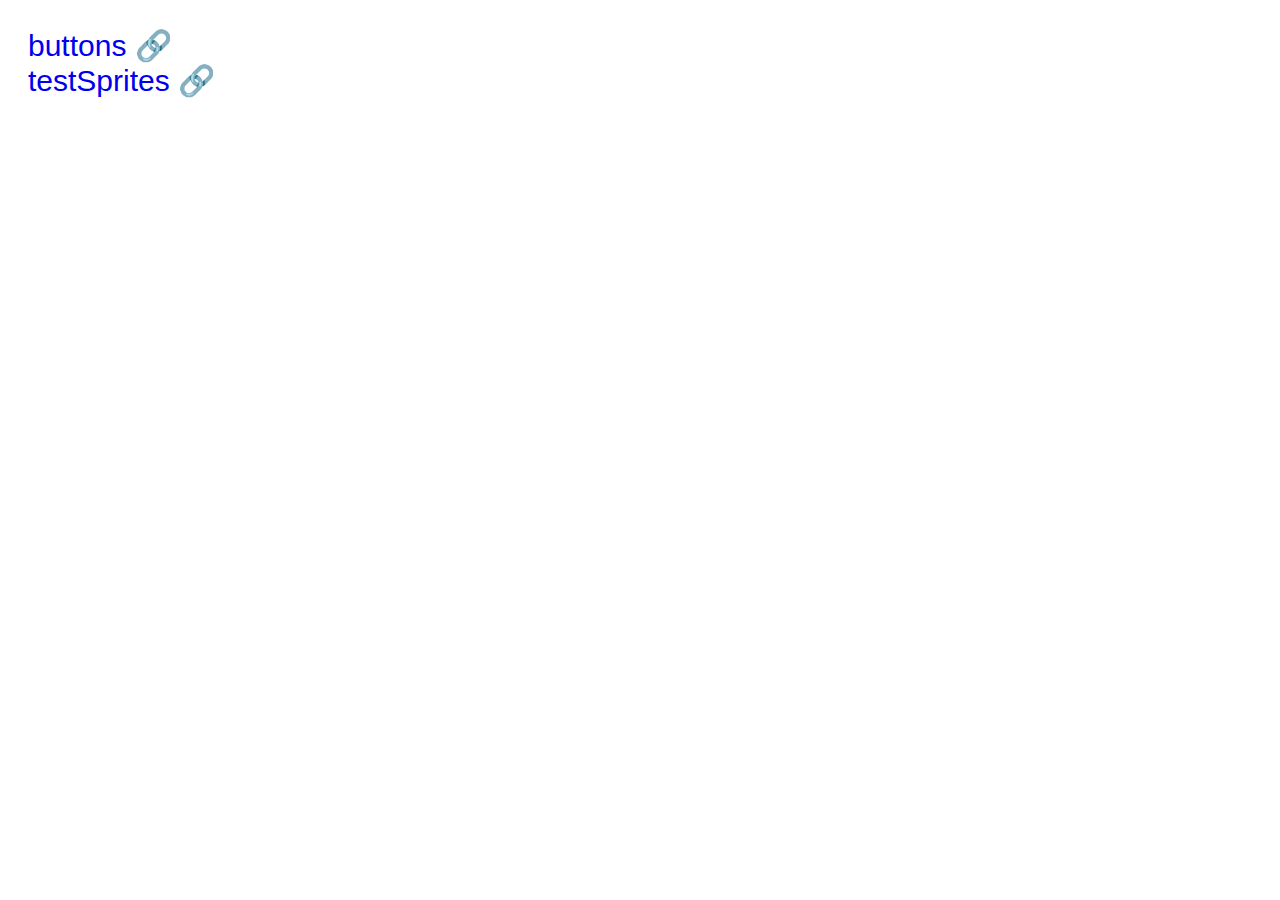
<file: index.html>
<!DOCTYPE html>
<html lang="en">

<head>
    <meta charset="UTF-8">
    <meta name="viewport" content="width=device-width, initial-scale=1.0">
    <title>Document</title>
</head>

<body>
    <style>
        body {font-family: Arial, Helvetica, sans-serif; font-size: 30px; padding: 20px;}
        a {text-decoration: none; display: block;}
    </style>
    <!--  

figma:
https://www.figma.com/design/1Q5csp5rTtLBy8uOV8o3EU/%D0%B1%D0%BE%D0%BB%D1%8C%D1%88%D0%B0%D1%8F-%D0%BA%D0%BD%D0%BE%D0%BF%D0%BA%D0%B0-%D1%81-%D0%B4%D0%B0%D1%82%D0%BE%D0%B8%CC%86?node-id=0-1&t=Otss5EGXNnkPp9zT-0
// https://www.figma.com/design/xhxfxFmnDEdFQjOrE6XV93/%D0%B1%D0%BE%D0%BB%D1%8C%D1%88%D0%B0%D1%8F-%D0%BA%D0%BD%D0%BE%D0%BF%D0%BA%D0%B0-%D1%81-%D0%B4%D0%B0%D1%82%D0%BE%D0%B8%CC%86?node-id=0-1&t=5vdIj147YkSm3xrl-0    

github:      
https://github.com/illicchpv/test-disign

pages:      
https://illicchpv.github.io/test-disign
https://illicchpv.github.io/test-disign/buttons/
https://illicchpv.github.io/test-disign/buttons/testSprites.html
https://illicchpv.github.io/test-disign/btns/

    -->
    <a href="./buttons">buttons 🔗</a>
    <a href="./buttons/testSprites.html">testSprites 🔗</a>

</body>

</html>
</file>
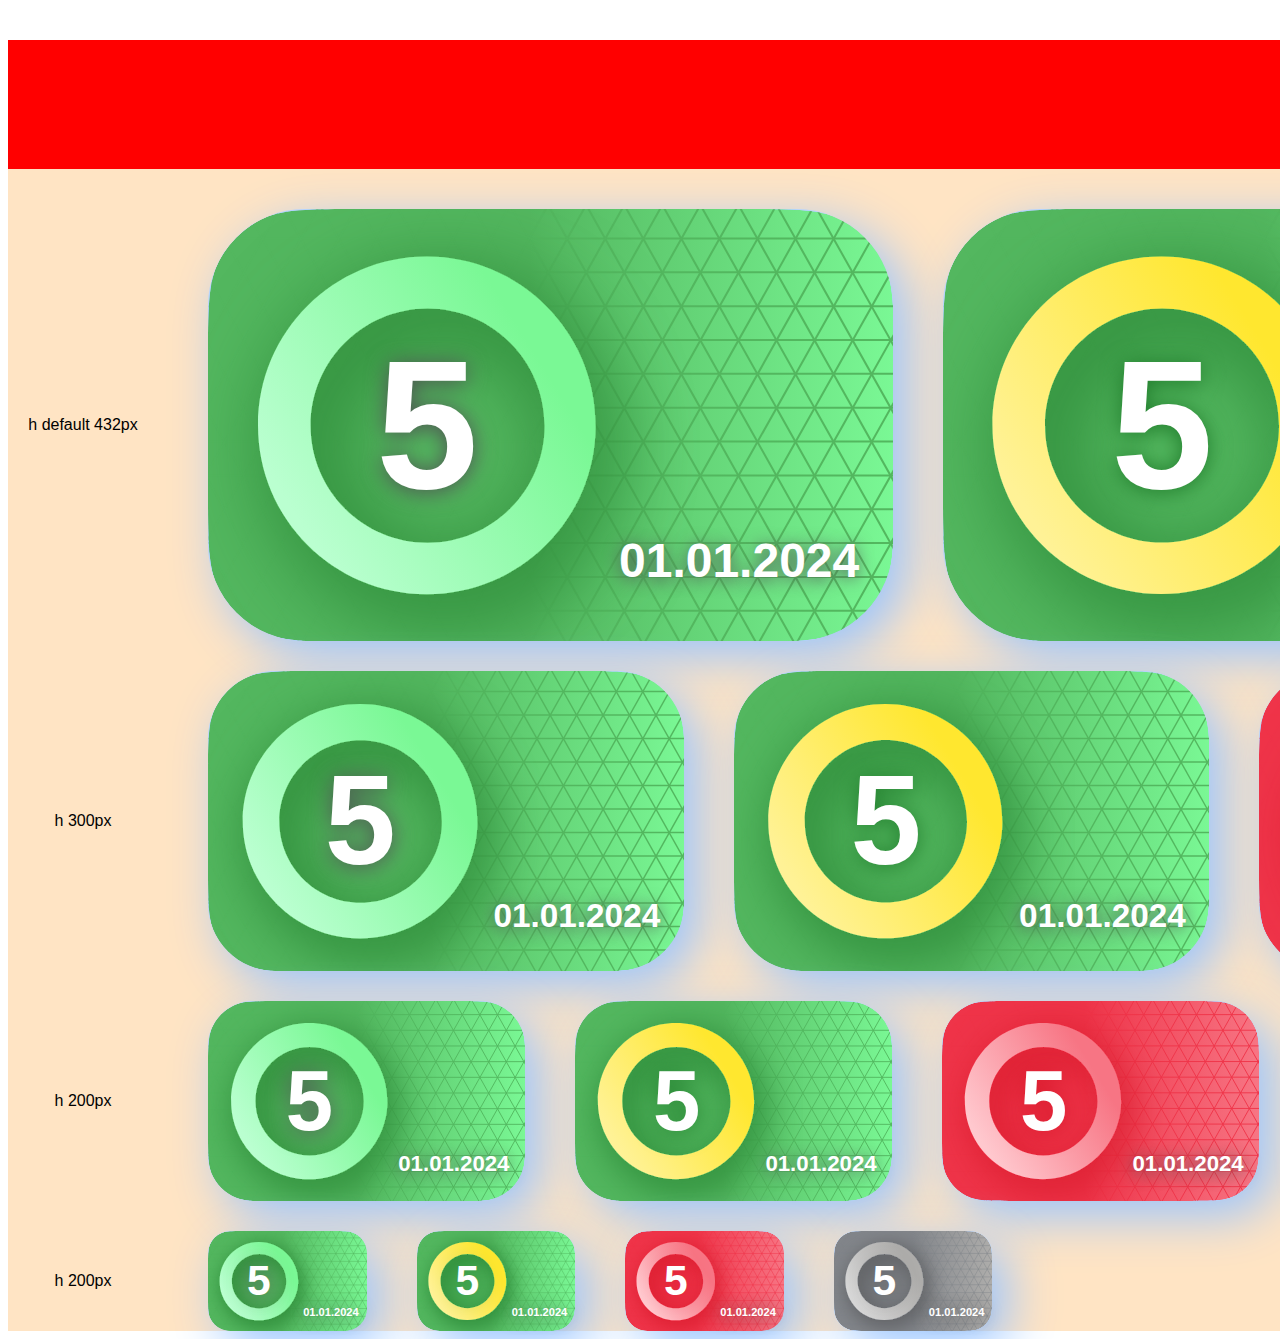
<file: btns/index.html>
<!DOCTYPE html>
<html lang="ru">
<head>
  <meta charset="UTF-8">
  <meta name="viewport" content="width=device-width, initial-scale=1.0">
  <link rel="icon" href="/favIcon.svg" type="image/svg+xml">
  <title>Document</title>

  <link href="abtn.css" rel="stylesheet">
  <link href="index.css" rel="stylesheet">
</head>
<body>

  <div class="container">
    <h1>Buttons width 3224px</h1>

    <div class="row">
      <span>h default 432px</span>

      <div class="abtn">

        <div class="num">5</div>
        <span class="data">01.01.2024&nbsp;</span>

      </div>

      <div class="abtn abtn_alarm">

        <div class="num">5</div>
        <span class="data">01.01.2024&nbsp;</span>

      </div>

      <div class="abtn abtn_alert">

        <div class="num">5</div>
        <span class="data">01.01.2024&nbsp;</span>

      </div>

      <div class="abtn abtn_disabled">

        <div class="num">5</div>
        <span class="data">01.01.2024&nbsp;</span>

      </div>

    </div>
    <div class="row">
      <span>h 300px</span>

      <div class="abtn" style="--h: 300px;">

        <div class="num">5</div>
        <span class="data">01.01.2024&nbsp;</span>

      </div>

      <div class="abtn abtn_alarm" style="--h: 300px;">

        <div class="num">5</div>
        <span class="data">01.01.2024&nbsp;</span>

      </div>

      <div class="abtn abtn_alert" style="--h: 300px;">

        <div class="num">5</div>
        <span class="data">01.01.2024&nbsp;</span>

      </div>

      <div class="abtn abtn_disabled" style="--h: 300px;">

        <div class="num">5</div>
        <span class="data">01.01.2024&nbsp;</span>

      </div>

    </div>

    <div class="row">
      <span>h 200px</span>

      <div class="abtn" style="--h: 200px;">

        <div class="num">5</div>
        <span class="data">01.01.2024&nbsp;</span>

      </div>

      <div class="abtn abtn_alarm" style="--h: 200px;">

        <div class="num">5</div>
        <span class="data">01.01.2024&nbsp;</span>

      </div>

      <div class="abtn abtn_alert" style="--h: 200px;">

        <div class="num">5</div>
        <span class="data">01.01.2024&nbsp;</span>

      </div>

      <div class="abtn abtn_disabled" style="--h: 200px;">

        <div class="num">5</div>
        <span class="data">01.01.2024&nbsp;</span>

      </div>

    </div>

    <div class="row">
      <span>h 200px</span>

      <div class="abtn" style="--h: 100px;">

        <div class="num">5</div>
        <span class="data">01.01.2024&nbsp;</span>

      </div>

      <div class="abtn abtn_alarm" style="--h: 100px;">

        <div class="num">5</div>
        <span class="data">01.01.2024&nbsp;</span>

      </div>

      <div class="abtn abtn_alert" style="--h: 100px;">

        <div class="num">5</div>
        <span class="data">01.01.2024&nbsp;</span>

      </div>

      <div class="abtn abtn_disabled" style="--h: 100px;">

        <div class="num">5</div>
        <span class="data">01.01.2024&nbsp;</span>

      </div>

    </div>
  </div>
  
</body>
</html>
</file>
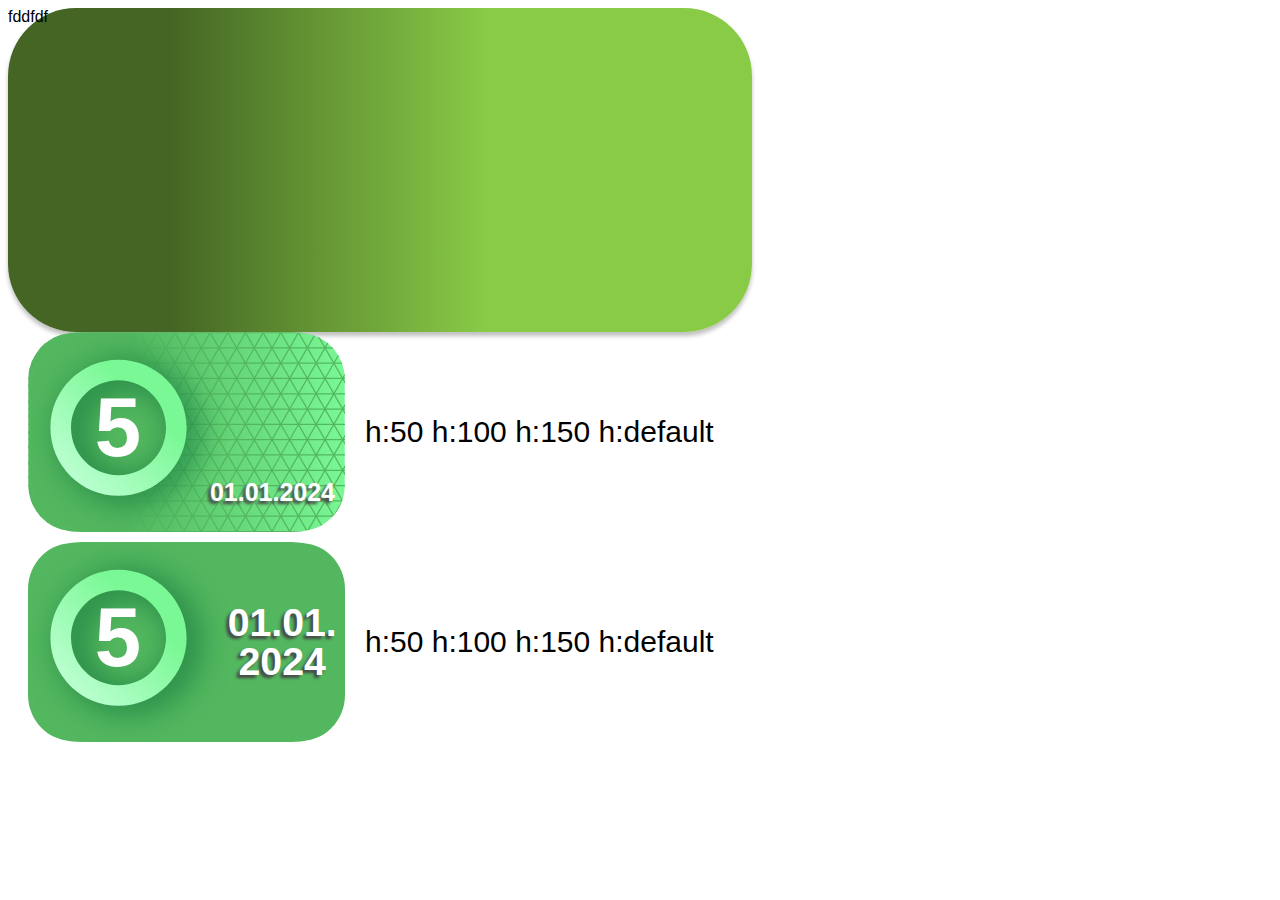
<file: buttons/index.html>
<!DOCTYPE html>
<html lang="en">

<head>
    <meta charset="UTF-8">
    <meta name="viewport" content="width=device-width, initial-scale=1.0">
    <title>Document</title>

    <link href="index.css" rel="stylesheet">
    <link href="index-small.css" rel="stylesheet">
</head>

<body>

    <!-- 
    figma :
    https://www.figma.com/design/1Q5csp5rTtLBy8uOV8o3EU/%D0%B1%D0%BE%D0%BB%D1%8C%D1%88%D0%B0%D1%8F-%D0%BA%D0%BD%D0%BE%D0%BF%D0%BA%D0%B0-%D1%81-%D0%B4%D0%B0%D1%82%D0%BE%D0%B8%CC%86?node-id=0-1&t=Otss5EGXNnkPp9zT-0
//    https://www.figma.com/design/xhxfxFmnDEdFQjOrE6XV93/%D0%B1%D0%BE%D0%BB%D1%8C%D1%88%D0%B0%D1%8F-%D0%BA%D0%BD%D0%BE%D0%BF%D0%BA%D0%B0-%D1%81-%D0%B4%D0%B0%D1%82%D0%BE%D0%B8%CC%86?node-id=0-1&t=5vdIj147YkSm3xrl-0
     -->
    <style>
        .row{
            display: flex;
            align-items: center;
            gap: 20px;
            font-size: 30px;
            flex-wrap: wrap;
            margin-bottom: 10px;
        }
        .sz{
            cursor: pointer;

            span:hover{
                color: red;
            }
        }
    </style>

<style>
  .aaaa {
    border-radius: 68px;
width: 744px;
height: 324px;

box-shadow: 0 4px 4px 0 rgba(0, 0, 0, 0.25);
background: linear-gradient(270deg, #89cb47 35.5%, #446523 78.5%);
  }
</style>

<div class="aaaa">
fddfdf
</div>


    <div class="container">
        <div class="row">
            
            <div class="button buttonGreen">
                <div class="buttonRound">
                    <div class="value">5</div>
                </div>
                <div class="data">
                    <span>01.01.2024</span>
                </div>
            </div>
            
            <div class="sz">
                <span onclick="this.closest('.row').querySelector('.button').style.cssText='--h:50px';" >h:50</span>
                <span onclick="this.closest('.row').querySelector('.button').style.cssText='--h:100px';" >h:100</span>
                <span onclick="this.closest('.row').querySelector('.button').style.cssText='--h:150px';" >h:150</span>
                <span onclick="this.closest('.row').querySelector('.button').style.cssText='';" >h:default</span>
            </div>
        </div>

        <div class="row">
            <div class="button buttonGreenSmall">
                <div class="buttonRound">
                    <div class="value">5</div>
                </div>
                <div class="data">
                    <span>01.01.2024&nbsp;</span>
                </div>
            </div>

            <div class="sz">
                <span onclick="this.closest('.row').querySelector('.button').style.cssText='--h:50px';" >h:50</span>
                <span onclick="this.closest('.row').querySelector('.button').style.cssText='--h:100px';" >h:100</span>
                <span onclick="this.closest('.row').querySelector('.button').style.cssText='--h:150px';" >h:150</span>
                <span onclick="this.closest('.row').querySelector('.button').style.cssText='';" >h:default</span>
            </div>            
        </div>
    </div>


</body>

</html>
</file>
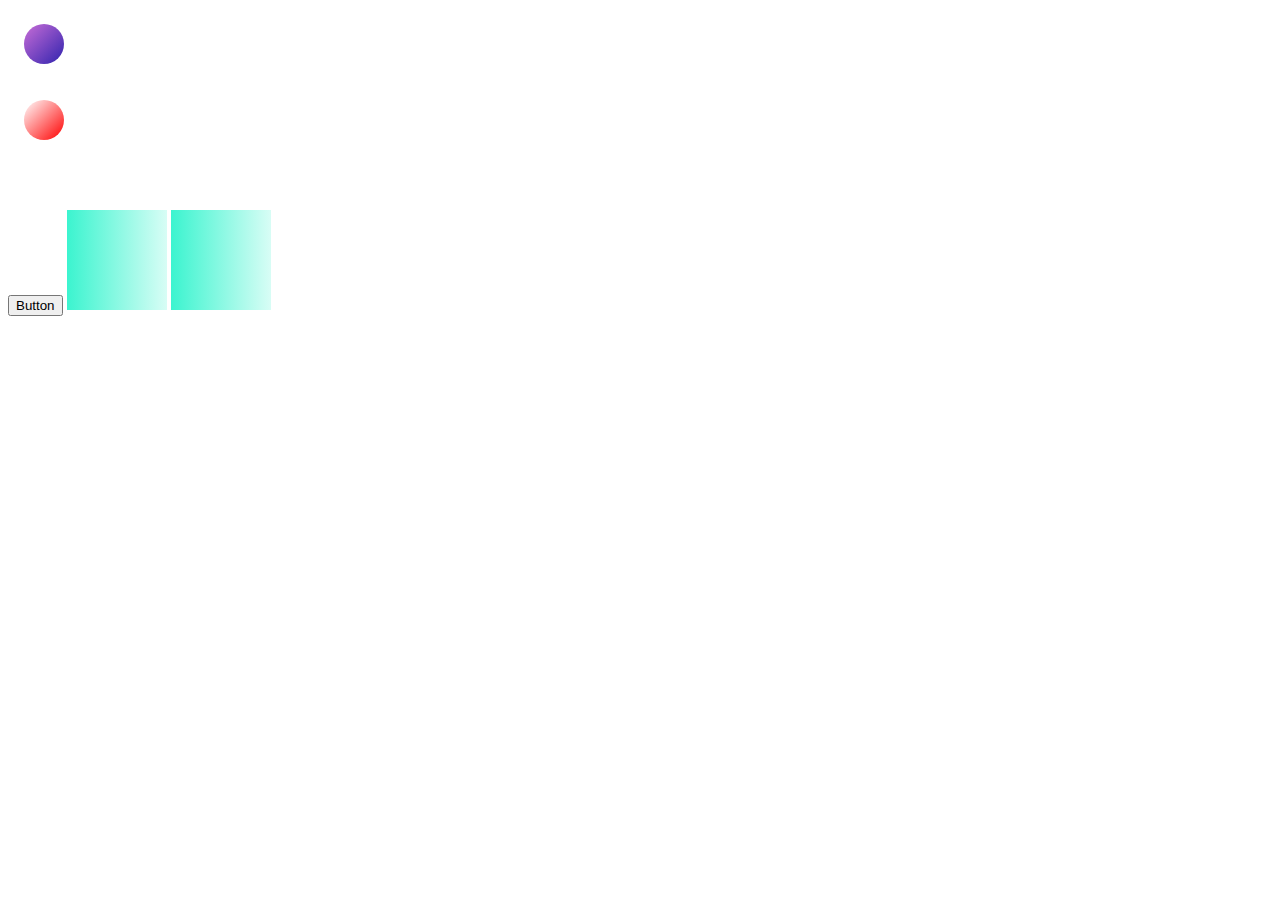
<file: buttonsColor/index.html>
<!DOCTYPE html>
<html lang="en">

<head>
  <meta charset="UTF-8">
  <meta name="viewport" content="width=device-width, initial-scale=1.0">
  <title>Document</title>

  <link href="index.css" rel="stylesheet">
  <!-- <link href="index-small.css" rel="stylesheet"> -->
</head>

<body>

  <style>
    .gradient__brand-secondary {
      stop-color: var(--color-brand-secondary);
    }

    .gradient__brand {
      stop-color: var(--color-brand);
    }
  </style>

  <div style="
  --color-brand: #3023ae;
  --color-brand-secondary: #c86dd7;
    ">
    <svg width="72" height="72" viewBox="0 0 72 72" xmlns="http://www.w3.org/2000/svg">
      <linearGradient x1="0" y1="0" x2="100%" y2="100%" id="gradient">
        <stop class="gradient__brand-secondary" offset="0" />
        <stop class="gradient__brand" offset="100%" />
      </linearGradient>
      <circle fill="url(#gradient)" cx="36" cy="36" r="20" />
    </svg>
  </div>

  <div style="
  --color-brand: red;
  --color-brand-secondary: white;
    ">
    <svg width="72" height="72" viewBox="0 0 72 72" xmlns="http://www.w3.org/2000/svg">
      <linearGradient x1="0" y1="0" x2="100%" y2="100%" id="gradient2">
        <stop class="gradient__brand-secondary" offset="0" />
        <stop class="gradient__brand" offset="100%" />
      </linearGradient>
      <circle fill="url(#gradient2)" cx="36" cy="36" r="20" />
    </svg>
  </div>




  <!-- Вывод иконок -->
  <!-- <svg class="inline-svg-icon browser" style="--star-fill: #f3eb04;">
    <use xlink:href="#browser"></use>
  </svg>
  <svg class="inline-svg-icon browser" style="
    --star-fill: red;
    --dot-left: #f6214e;
    --dot-center: #2153f6;
    --dot-right: #53f621;
    --stop-color1: #7AF895;
   ">
    <use xlink:href="#browser"></use>
  </svg> -->
  <!-- Вывод иконок -->
  <!-- <br> -->

  <!-- <svg id="c1" class="inline-svg-icon browser" style="--star-fill: #f3eb04;">
    <use xlink:href="#circle"></use>
  </svg>
  <svg id="c2" class="inline-svg-icon browser" style="--star-fill: #f3eb04;">
    <use xlink:href="#circle"></use>
  </svg>
  <script>
    const stops = document.querySelectorAll('#stop1')
    console.log('stops: ', stops);
  </script> -->
  <button onclick="
    // document.getElementById('stop1').attributes['stop-color'].value = 'red';
    const stop = document.querySelectorAll('#lg1 stop')
    console.log('stop: ', stop);
    stop[1].attributes['stop-color'].value = 'red';

  ">Button</button>

  <svg viewBox="0 0 100 100" width="100">
    <defs>
      <linearGradient id="lg1" gradientUnits="userSpaceOnUse">
        <stop id="stop1" offset="0" stop-color="#3bf4cf" />
        <stop id="stop2" offset="1" stop-color="#3bf4cf" stop-opacity="0.2" />
      </linearGradient>
    </defs>
    <rect x="0" y="0" width="100" height="100" fill="url(#lg1)" />
  </svg>
  <svg viewBox="0 0 100 100" width="100">
    <defs>
      <linearGradient id="lg2" gradientUnits="userSpaceOnUse">
        <stop id="stop21" offset="0" stop-color="#3bf4cf" />
        <stop id="stop22" offset="1" stop-color="#3bf4cf" stop-opacity="0.2" />
      </linearGradient>
    </defs>
    <rect x="0" y="0" width="100" height="100" fill="url(#lg2)" />
  </svg>
  <script>
    // const stop = document.querySelectorAll('#stop11')
    // console.log('stops: ', stop);
    // stop.attributes['stop-color'].value = "red"

  </script>

  <!-- SVG-sprite #BAAFFE -->
  <svg version="1.1" xmlns="http://www.w3.org/2000/svg" xmlns:xlink="http://www.w3.org/1999/xlink">
    <symbol id="circle" viewBox="0 0 100 100">
      <circle cx="50" cy="50" r="50" fill="url(#paint0_linear_7_3)" />
      <defs>
        <linearGradient id="paint0_linear_7_3" x1="50" y1="0" x2="50" y2="100" gradientUnits="userSpaceOnUse">
          <stop id="stop1" stop-color="#BAAFFE" />
          <stop offset="1" stop-color="#030304" />
        </linearGradient>
      </defs>
    </symbol>

    <symbol id="cloud" viewBox="0 0 64 64">
      <path id="cloud" d="M48.147892,18.941c-1.2983971,0-2.5535965,0.1753006-3.7612991,0.4729996
         C40.9443932,15.4881001,35.9338951,13,30.3371944,13c-8.1797009,0-15.119194,5.2947998-17.6996002,12.6723003
         c-0.0374994-0.0002995-0.0735941-0.0056-0.1110992-0.0056C5.608295,25.6667004,0,31.3377991,0,38.3334007
         C0,45.3288994,5.608295,51,12.526495,51c3.0087996,0,32.4916,0,35.6213989,0C56.9027939,51,64,43.8232994,64,34.9705009
         C64,26.1175995,56.9027939,18.941,48.147892,18.941z M48.147892,48.9006004H12.526495
         c-5.749495,0-10.4271002-4.7404022-10.4271002-10.5671997c0-5.8087006,4.6484995-10.5377998,10.3733997-10.5672016
         c0.0489006,0.0031013,0.0979004,0.0051003,0.1476002,0.0055008l1.5026999,0.0123005l0.4962006-1.4185009
         c2.3568993-6.7385998,8.673399-11.2660999,15.7178993-11.2660999c4.7499981,0,9.2954998,2.0771008,12.4708042,5.6987
         l0.8415947,0.9598999l1.2396011-0.3055992c1.1086998-0.2733994,2.205101-0.4120007,3.2586975-0.4120007
         c7.5833015,0,13.7527008,6.2490005,13.7527008,13.9301014S55.7311935,48.9006004,48.147892,48.9006004z" />
    </symbol>

    <symbol id="cloud-computing" viewBox="0 0 64 64">
      <g id="Refresh_1_">
        <path d="M48.7919998,22.6142502c-0.4766006,0-0.9570999,0.0224991-1.4336014,0.0664005
           c-2.7841988-7.0195007-9.6025848-11.6797009-17.2167988-11.6797009c-9.6581993,0-17.5868988,7.3096008-18.4403992,16.8076
           C5.1699009,28.2822495,0.0010008,33.7431488,0.0010008,40.3867493c0,6.9550018,5.6629996,12.6123009,12.6240005,12.6123009
           h36.1669998c8.3857002,0,15.2070007-6.8154984,15.2070007-15.1924019
           C63.9990005,29.4296494,57.1777,22.6142502,48.7919998,22.6142502z M48.7919998,51.0009499H12.625001
           c-5.8594003,0-10.6260004-4.7616997-10.6260004-10.6142006c0-5.8516006,4.7665997-10.6132984,10.6406002-10.6132984
           c0.5362139,0,0.9765997-0.4229012,0.9990997-0.9580002c0.3603001-8.8691998,7.6093006-15.8164005,16.5028992-15.8164005
           c7.0342159,0,13.3076,4.4589996,15.6093998,11.0946999c0.1581993,0.4550991,0.6268997,0.7313995,1.089817,0.6620998
           c0.6444817-0.0946999,1.3007812-0.1434994,1.9511833-0.1434994c7.2831993,0,13.2089996,5.9188995,13.2089996,13.1942978
           S56.0751991,51.0009499,48.7919998,51.0009499z" />
        <path fill="currentColor" d="M32.4968147,25.40415l0.7804871-0.6707001c0.4189987-0.3603992,0.4667969-0.9913006,0.1075134-1.4102001
           c-0.3604164-0.419899-0.9922142-0.4657993-1.4102154-0.107399l-2.8262005,2.4277
           c-0.4188995,0.3603992-0.4667988,0.9911995-0.107399,1.4101982l2.4277,2.8271008
           c0.1982994,0.2304993,0.4776001,0.3486004,0.7588005,0.3486004c0.2314987,0,0.4628983-0.0790997,0.6513977-0.2411995
           c0.4189148-0.3603001,0.4668007-0.9912014,0.1074028-1.4101009l-1.0659008-1.2411003
           c3.7255001,0.3786011,6.6420994,3.5335007,6.6420994,7.3573017c0,4.0780983-3.3174019,7.3964996-7.3955002,7.3964996
           s-7.3955002-3.3184013-7.3955002-7.3964996c0-0.5527-0.4473-1-1-1c-0.5527992,0-1,0.4473-1,1
           c0,5.1815987,4.2147999,9.3964996,9.3955002,9.3964996c5.1805992,0,9.3955002-4.214901,9.3955002-9.3964996
           C40.5625,29.9661503,37.0483017,26.0535507,32.4968147,25.40415z" />
      </g>
    </symbol>

    <symbol id="browser" viewBox="0 0 64 64">
      <g>
        <path fill="var(--star-fill)" d="M25.0956993,39.8096008L24.2402,46.8065987c-0.0429993,0.3487015,0.1074009,0.6944008,0.392601,0.9014015
   c0.1679993,0.1221008,0.3680992,0.1846008,0.5692997,0.1846008c0.1386986,0,0.2793121-0.0293007,0.4091988-0.089901L32,44.8261986
   L38.3895988,47.8027c0.3194008,0.1474991,0.6944008,0.1114006,0.9785004-0.0946999
   c0.285202-0.2070007,0.4356003-0.5527,0.392601-0.9023018l-0.8563995-6.9960976l4.8046989-5.157299
   c0.1669006-0.1787033,0.2597008-0.4150009,0.2597008-0.6601028c0-0.7987976,0-0.7987976-4.4648018-1.6689987L36.2666016,31.6924
   l-3.4190025-6.1620998C32.6767006,25.2217007,32.3525009,25.0312004,32,25.0312004
   c-0.3525887,0-0.6767998,0.1905003-0.8477001,0.4990997L27.7334118,31.6924l-6.9190006,1.3486004
   c-0.3457108,0.0673981-0.6269112,0.3163986-0.736311,0.6514015c-0.1084003,0.3348999-0.0272999,0.7030983,0.2129002,0.9598999
   L25.0956993,39.8096008z M28.5468006,33.5088005c0.2803001-0.0546989,0.5234985-0.2304993,0.662199-0.4814987L32,27.9971008
   l2.7900009,5.030201c0.1386986,0.2509995,0.3817978,0.4267998,0.6620979,0.4814987c0,0,3.4756012,0.6767006,5.6485023,1.1006012
   l-3.9219017,4.2098999c-0.1952858,0.2089996-0.2881012,0.4941978-0.2528992,0.7783966L37.625,45.3075981l-5.2158012-2.4296989
   C32.2793007,42.8184013,32.1395988,42.7881012,32,42.7881012c-0.1396999,0-0.2793007,0.0303001-0.4092007,0.089798
   l-5.2148991,2.4296989l0.6982994-5.7108994c0.0351009-0.2831993-0.0576-0.5683975-0.2528992-0.7773972l-3.9218884-4.2098999
   L28.5468006,33.5088005z" />
        <path d="M60,5h-56C1.7908008,5,0.0000008,6.7908001,0.0000008,9v5v2v39c0,2.2090988,1.7908,4,3.9999998,4h56
   c2.2090988,0,4-1.7909012,4-4V16v-2V9C64,6.7908001,62.2090988,5,60,5z M62,55c0,1.1027985-0.8972015,2-2,2h-56
   c-1.1027997,0-1.9999998-0.8972015-1.9999998-2V16h60V55z M62,14h-60V9c0-1.1027999,0.8972001-2,1.9999998-2h56
   c1.1027985,0,2,0.8972001,2,2V14z" />
        <path fill="var(--dot-left)" d="M6.0000005,9c-0.9649997,0-1.75,0.7849998-1.75,1.75c0,0.9649,0.7850003,1.75,1.75,1.75c0.9649,0,1.75-0.7851,1.75-1.75
   C7.7500005,9.7849998,6.9649005,9,6.0000005,9z M6.0000005,11.5c-0.4141998,0-0.75-0.3358002-0.75-0.75s0.3358002-0.75,0.75-0.75
   c0.4142003,0,0.75,0.3358002,0.75,0.75S6.4142008,11.5,6.0000005,11.5z" />
        <path fill="var(--dot-right)" d="M16,9c-0.9649992,0-1.75,0.7849998-1.75,1.75c0,0.9649,0.7850008,1.75,1.75,1.75c0.964901,0,1.75-0.7851,1.75-1.75
   C17.75,9.7849998,16.964901,9,16,9z M16,11.5c-0.4141998,0-0.75-0.3358002-0.75-0.75S15.5858002,10,16,10s0.75,0.3358002,0.75,0.75
   S16.4141998,11.5,16,11.5z" />
        <path fill="var(--dot-center)" d="M11.000001,9c-0.9650002,0-1.75,0.7849998-1.75,1.75c0,0.9649,0.7849998,1.75,1.75,1.75c0.9649,0,1.75-0.7851,1.75-1.75
   C12.750001,9.7849998,11.964901,9,11.000001,9z M11.000001,11.5c-0.4142008,0-0.75-0.3358002-0.75-0.75s0.3357992-0.75,0.75-0.75
   c0.4141998,0,0.75,0.3358002,0.75,0.75S11.4142008,11.5,11.000001,11.5z" />
      </g>
    </symbol>
  </svg>
  <!-- SVG-sprite  -->


  <!-- 
    figma :
    https://www.figma.com/design/1Q5csp5rTtLBy8uOV8o3EU/%D0%B1%D0%BE%D0%BB%D1%8C%D1%88%D0%B0%D1%8F-%D0%BA%D0%BD%D0%BE%D0%BF%D0%BA%D0%B0-%D1%81-%D0%B4%D0%B0%D1%82%D0%BE%D0%B8%CC%86?node-id=0-1&t=Otss5EGXNnkPp9zT-0

    // https://www.figma.com/design/xhxfxFmnDEdFQjOrE6XV93/%D0%B1%D0%BE%D0%BB%D1%8C%D1%88%D0%B0%D1%8F-%D0%BA%D0%BD%D0%BE%D0%BF%D0%BA%D0%B0-%D1%81-%D0%B4%D0%B0%D1%82%D0%BE%D0%B8%CC%86?node-id=0-1&t=5vdIj147YkSm3xrl-0

    stop-color1" offset="0.32" stop-color="#53B75F"

    http://dreamhelg.ru/2017/02/symbol-svg-sprite-detail-guide/

     -->

  <!-- <div class="container">
    <div class="row">

      <div class="btn" style="--h: 100px">
        <svg class="bg">
          <use xlink:href="#bg-3"></use>
        </svg>
      </div>

    </div>

    <div class="row">

      <div class="btn" style="--h: 200px">
        <svg class="bg">
          <use xlink:href="#bg-3"></use>
        </svg>
      </div>

    </div>


  </div> -->

  <!-- <svg class="loadSprites" data-symbols_url="./alib.svg"></svg>
  <script>
    function loadSprites() {
      document.querySelectorAll('svg.loadSprites').forEach(async (el) => {
        const f = el.dataset.symbols_url;
        if (f) {
          const r = await fetch(f);
          if (!r.ok) {
            console.error(`Error loadSymbols url:[${f}] status:${r.status} statusText:${r.statusText}`);
            return;
          }
          const h = await r.text();
          el.innerHTML = h;
        }
      });
    }
    loadSprites();
  </script> -->
</body>

</html>
</file>
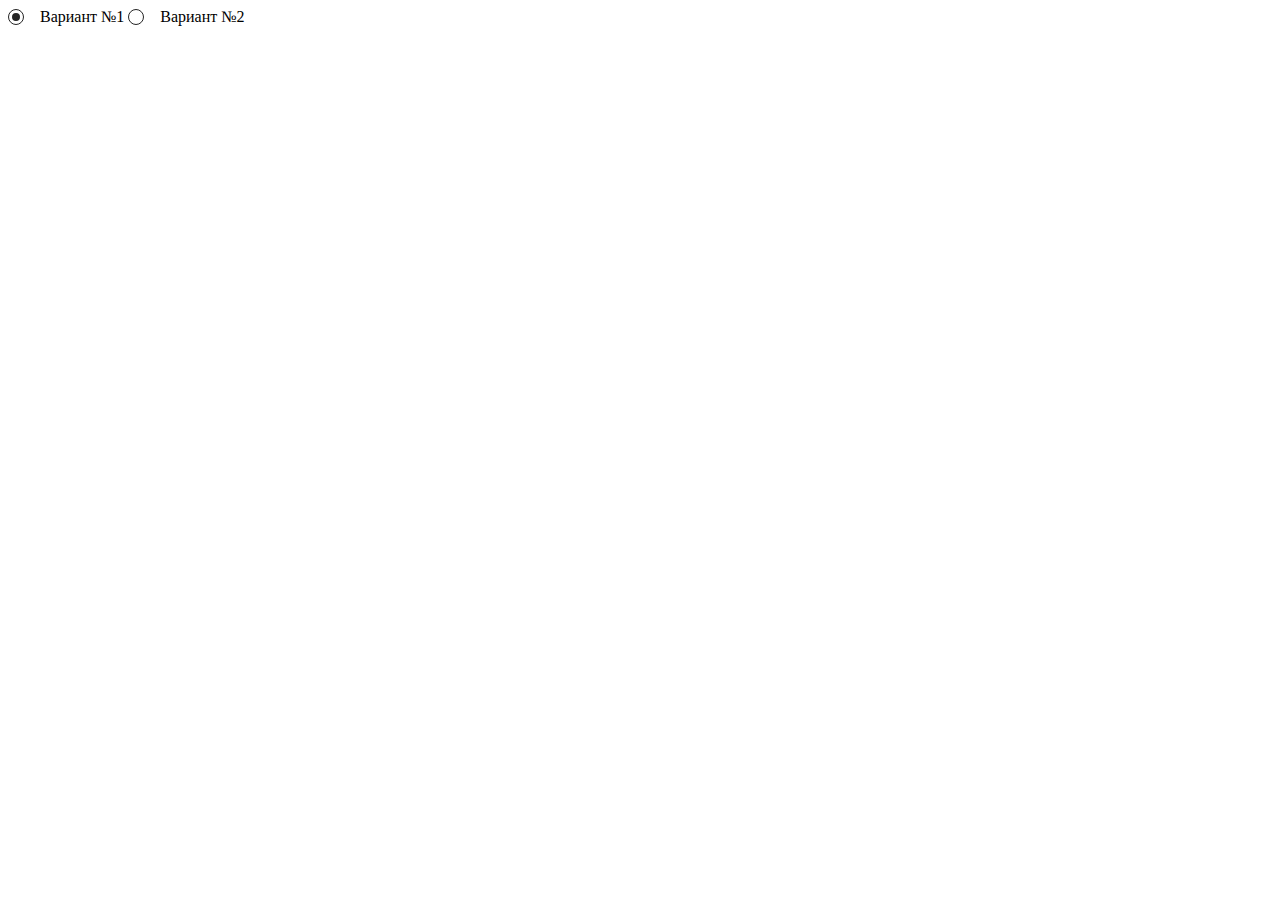
<file: check-box/index.html>
<!DOCTYPE html>
<html lang="en">

<head>
  <meta charset="UTF-8">
  <meta name="viewport" content="width=device-width, initial-scale=1.0">
  <title>Document</title>
</head>

<body>
  <style>
    .custom-radio-button {
      display: inline-flex;
      gap: 1rem;
      align-items: center;
      position: relative;
      isolation: isolate;
    }

    .custom-radio-button__input {
      appearance: none;
      margin: 0;
      width: 1rem;
      height: 1rem;

      border: 1px solid #242424;
      border-radius: 100%;

      display: grid;
      place-items: center;
    }

    .custom-radio-button__input::before,
    .custom-radio-button__input::after {
      content: "";
      border-radius: 100%;
      opacity: 0;

      position: absolute;
      scale: 0;
    }

    .custom-radio-button__input::before {
      border: 0.25rem solid #242424;
      transition: 0.3s;
    }

    .custom-radio-button__input::after {
      width: 0.5rem;
      height: 0.5rem;

      background-color: #2500e0;
      transition: 0.6s;
    }

    .custom-radio-button__input:checked::before {
      opacity: 1;
      scale: 1;
    }

    .custom-radio-button__input:focus::after {
      scale: 3.6;
      opacity: 0.2;
    }
  </style>
  <div class="custom-radio-button">
    <input id="rb-1" class="custom-radio-button__input sr-only" type="radio" name="radio" checked>
    <label for="rb-1" class="custom-radio-button__label">Вариант №1</label>
  </div>
  <div class="custom-radio-button">
    <input id="rb-2" class="custom-radio-button__input sr-only" type="radio" name="radio">
    <label for="rb-2" class="custom-radio-button__label">Вариант №2</label>
  </div>
</body>

</html>
</file>
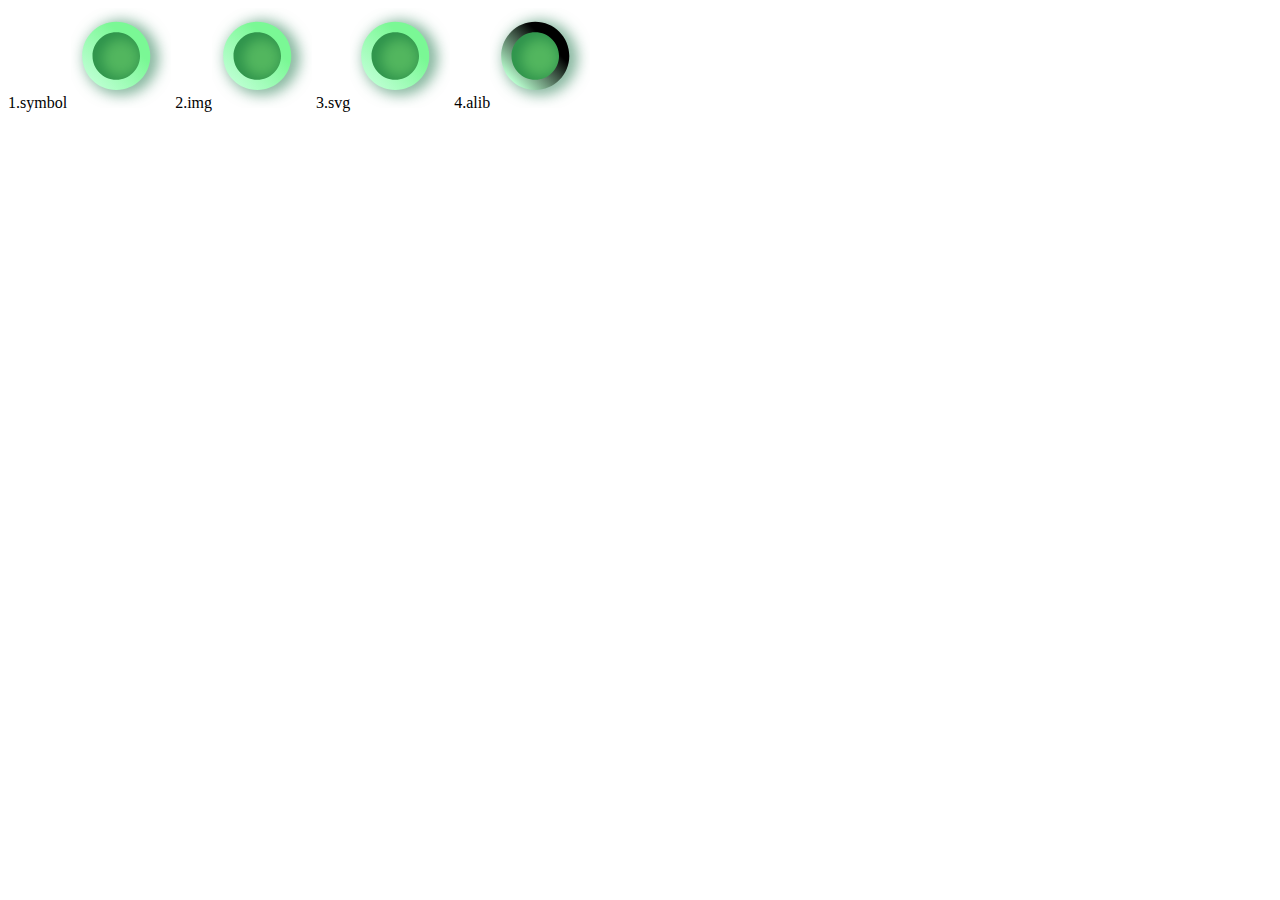
<file: svg-sprites/index.html>
<!DOCTYPE html>
<html lang="en">

<head>
    <meta charset="UTF-8">
    <link rel="stylesheet" href="style.css">
    <title>SVG Sprites</title>
</head>

<body>

    <!-- 
    https://www.youtube.com/watch?v=dPoRsolsCjA
        Как создавать SVG спрайты? | SVG Sprites
    -->

    <!-- <svg class="icon">
        <use xlink:href="sprite.svg#facebook"></use>
    </svg> -->

    <!-- <svg class="icon">
        <use xlink:href="sprite.svg#twitter"></use>
    </svg>
    <hr> -->

    1.symbol
    <svg class="icon">
        <use xlink:href="#bg_2"></use>
    </svg>
    
    2.img<img class="icon" srcset="" src="bg-9.svg" alt="">
    3.svg<svg class="icon" viewBox="0 0 535 535" xmlns="http://www.w3.org/2000/svg">
        <g>
            <path d="M242.16 404.87C324.29 404.87 390.87 338.29 390.87 256.16C390.87 174.03 324.29 107.45 242.16 107.45C160.03 107.45 93.4501 174.03 93.4501 256.16C93.4501 338.29 160.03 404.87 242.16 404.87Z" style="fill: var(--fill)" />
            <g filter="url(#filter0_d_7_537)">
                <path d="M424.32 256.16C424.32 356.76 342.76 438.32 242.16 438.32C141.56 438.32 60 356.76 60 256.16C60 155.56 141.56 74 242.16 74C342.76 74 424.32 155.56 424.32 256.16ZM242.16 129.08C171.97 129.08 115.08 185.98 115.08 256.16C115.08 326.34 171.98 383.24 242.16 383.24C312.34 383.24 369.24 326.34 369.24 256.16C369.24 185.98 312.34 129.08 242.16 129.08Z" fill="url(#paint0_linear_7_537)" />
            </g>
            <defs>
                <filter id="filter0_d_7_537" x="0.469999" y="0.299999" width="534.4" height="534.4" filterUnits="userSpaceOnUse" color-interpolation-filters="sRGB">
                    <feFlood flood-opacity="0" result="BackgroundImageFix" />
                    <feColorMatrix in="SourceAlpha" type="matrix" values="0 0 0 0 0 0 0 0 0 0 0 0 0 0 0 0 0 0 127 0" result="hardAlpha" />
                    <feOffset dx="25.51" dy="11.34" />
                    <feGaussianBlur stdDeviation="42.52" />
                    <feColorMatrix type="matrix" values="0 0 0 0 0 0 0 0 0 0.4 0 0 0 0 0.2 0 0 0 0.75 0" />
                    <feBlend mode="normal" in2="BackgroundImageFix" result="effect1_dropShadow_7_537" />
                    <feBlend mode="normal" in="SourceGraphic" in2="effect1_dropShadow_7_537" result="shape" />
                </filter>
                <linearGradient id="paint0_linear_7_537" x1="113.35" y1="384.97" x2="370.96" y2="127.36" gradientUnits="userSpaceOnUse">
                    <!-- <stop style="stop-color:#BAFFD0;" /> -->
                    <stop style="stop-color:var(--stop-color1);" />
                    <!-- <stop offset="0.77" style="stop-color:#7AF895;" /> -->
                    <stop offset="0.77" style="stop-color:var(--stop-color2);" />
                </linearGradient>
            </defs>
        </g>
    </svg>
    4.alib<svg class="icon">
        <use xlink:href="alib.svg#bg22"></use>
    </svg>

    <svg display="none" xmlns="http://www.w3.org/2000/svg">
        <symbol id="bg2" viewBox="0 0 535 535">
            <g>
                <path d="M242.16 404.87C324.29 404.87 390.87 338.29 390.87 256.16C390.87 174.03 324.29 107.45 242.16 107.45C160.03 107.45 93.4501 174.03 93.4501 256.16C93.4501 338.29 160.03 404.87 242.16 404.87Z" style="fill: var(--fill)" />
                <g filter="url(#filter0_d_7_537)">
                    <path d="M424.32 256.16C424.32 356.76 342.76 438.32 242.16 438.32C141.56 438.32 60 356.76 60 256.16C60 155.56 141.56 74 242.16 74C342.76 74 424.32 155.56 424.32 256.16ZM242.16 129.08C171.97 129.08 115.08 185.98 115.08 256.16C115.08 326.34 171.98 383.24 242.16 383.24C312.34 383.24 369.24 326.34 369.24 256.16C369.24 185.98 312.34 129.08 242.16 129.08Z" fill="url(#paint0_linear_7_537)" />
                </g>
                <defs>
                    <filter id="filter0_d_7_537" x="0.469999" y="0.299999" width="534.4" height="534.4" filterUnits="userSpaceOnUse" color-interpolation-filters="sRGB">
                        <feFlood flood-opacity="0" result="BackgroundImageFix" />
                        <feColorMatrix in="SourceAlpha" type="matrix" values="0 0 0 0 0 0 0 0 0 0 0 0 0 0 0 0 0 0 127 0" result="hardAlpha" />
                        <feOffset dx="25.51" dy="11.34" />
                        <feGaussianBlur stdDeviation="42.52" />
                        <feColorMatrix type="matrix" values="0 0 0 0 0 0 0 0 0 0.4 0 0 0 0 0.2 0 0 0 0.75 0" />
                        <feBlend mode="normal" in2="BackgroundImageFix" result="effect1_dropShadow_7_537" />
                        <feBlend mode="normal" in="SourceGraphic" in2="effect1_dropShadow_7_537" result="shape" />
                    </filter>
                    <linearGradient id="paint0_linear_7_537" x1="113.35" y1="384.97" x2="370.96" y2="127.36" gradientUnits="userSpaceOnUse">
                        <!-- <stop style="stop-color:#BAFFD0;" /> -->
                        <stop style="stop-color:var(--stop-color1);" />
                        <!-- <stop offset="0.77" style="stop-color:#7AF895;" /> -->
                        <stop offset="0.77" style="stop-color:var(--stop-color2);" />
                    </linearGradient>
                </defs>
            </g>
        </symbol>
    </svg>

    <svg class="loadSprites" data-symbols_url="./alib-2.svg" display="none">
    </svg>
    <script>
        function loadSprites() {
            document.querySelectorAll('svg.loadSprites').forEach(async (el) => {
                const f = el.dataset.symbols_url;
                if (f) {
                    const r = await fetch(f);
                    if (!r.ok) {
                        console.error(`Error loadSymbols url:[${f}] status:${r.status} statusText:${r.statusText}`);
                        return;
                    }
                    const h = await r.text();
                    el.innerHTML = h;
                }
            });
        }
        loadSprites();
    </script>
</body>

</html>
</file>
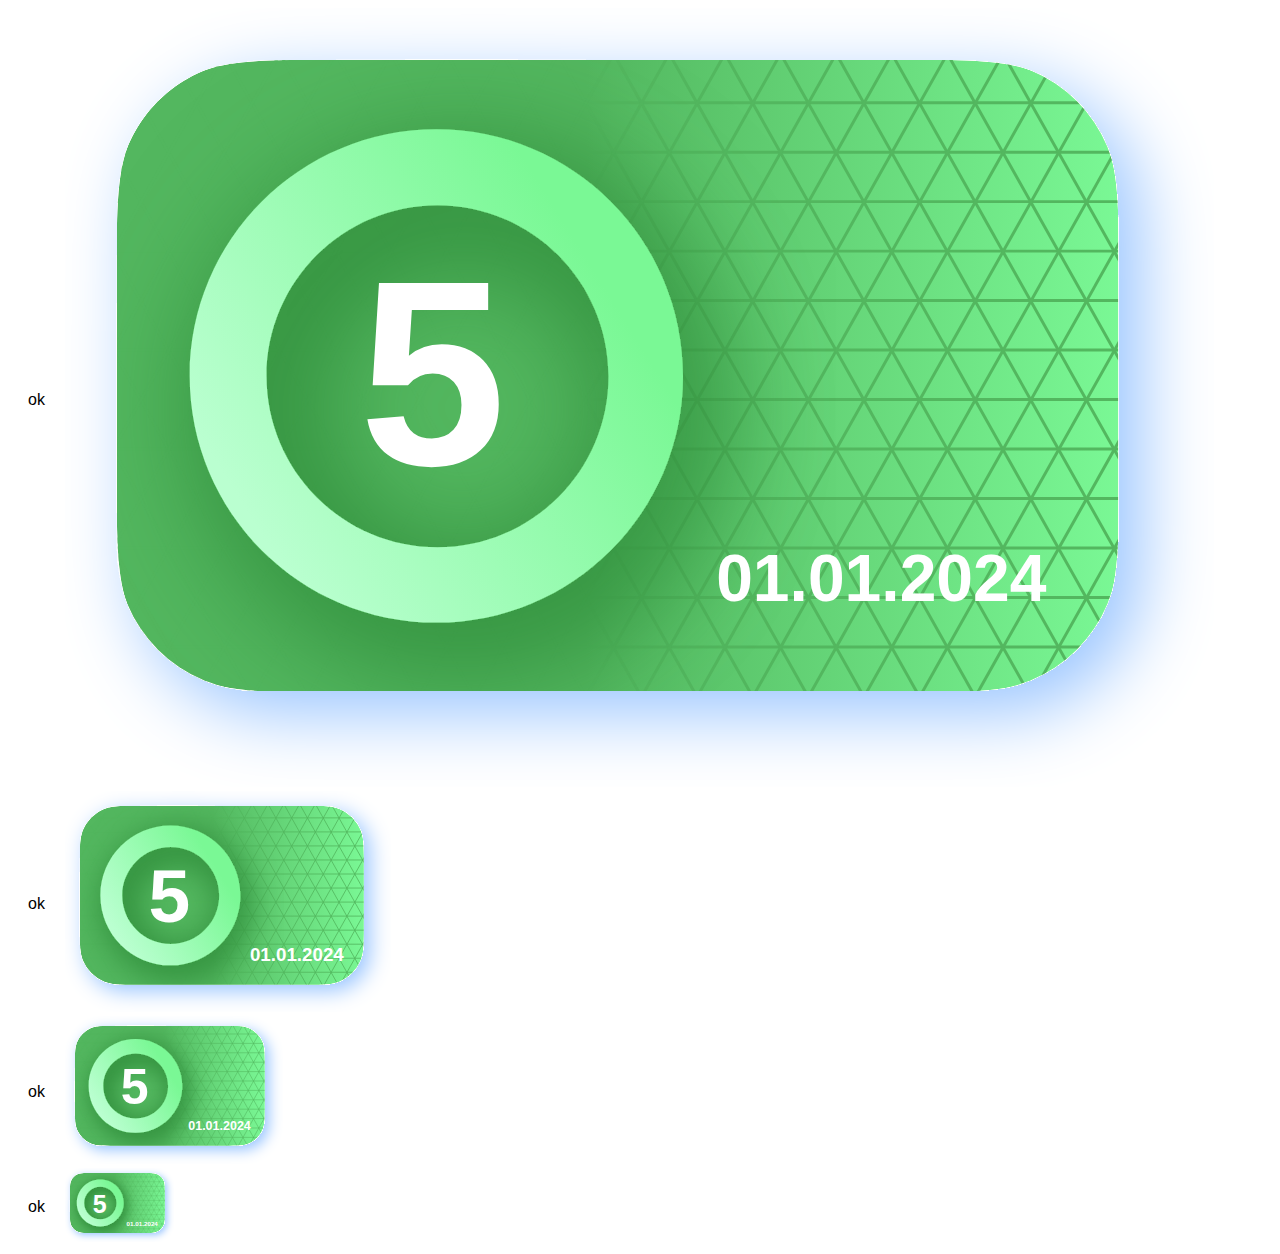
<file: btns/index-1.html>
<!DOCTYPE html>
<html lang="ru">
<head>
  <meta charset="UTF-8">
  <meta name="viewport" content="width=device-width, initial-scale=1.0">
  <title>Document</title>

  <link href="index-1.css" rel="stylesheet">
</head>
<body>

  <div class="container">

    <div class="row">
      <span>ok</span>
      <div class="button buttonGreen" style="--h:528px;">
        <img src="./big1Ok.svg" alt="">

        <div class="num">5</div>
        <span class="data">01.01.2024&nbsp;</span>
      </div>
    </div>

    <div class="row">
      <span>ok</span>
      <div class="button buttonGreen" style="--h:150px;">
        <img src="./big1Ok.svg" alt="">

        <div class="num">5</div>
        <span class="data">01.01.2024&nbsp;</span>
      </div>
    </div>

    <div class="row">
      <span>ok</span>
      <div class="button buttonGreen" style="--h:100px;">
        <img src="./big1Ok.svg" alt="">

        <div class="num">5</div>
        <span class="data">01.01.2024&nbsp;</span>
      </div>
    </div>

    <div class="row">
      <span>ok</span>
      <div class="button buttonGreen" style="--h:50px;">
        <img src="./big1Ok.svg" alt="">

        <div class="num">5</div>
        <span class="data">01.01.2024&nbsp;</span>
      </div>
    </div>

  </div>
  
</body>
</html>
</file>
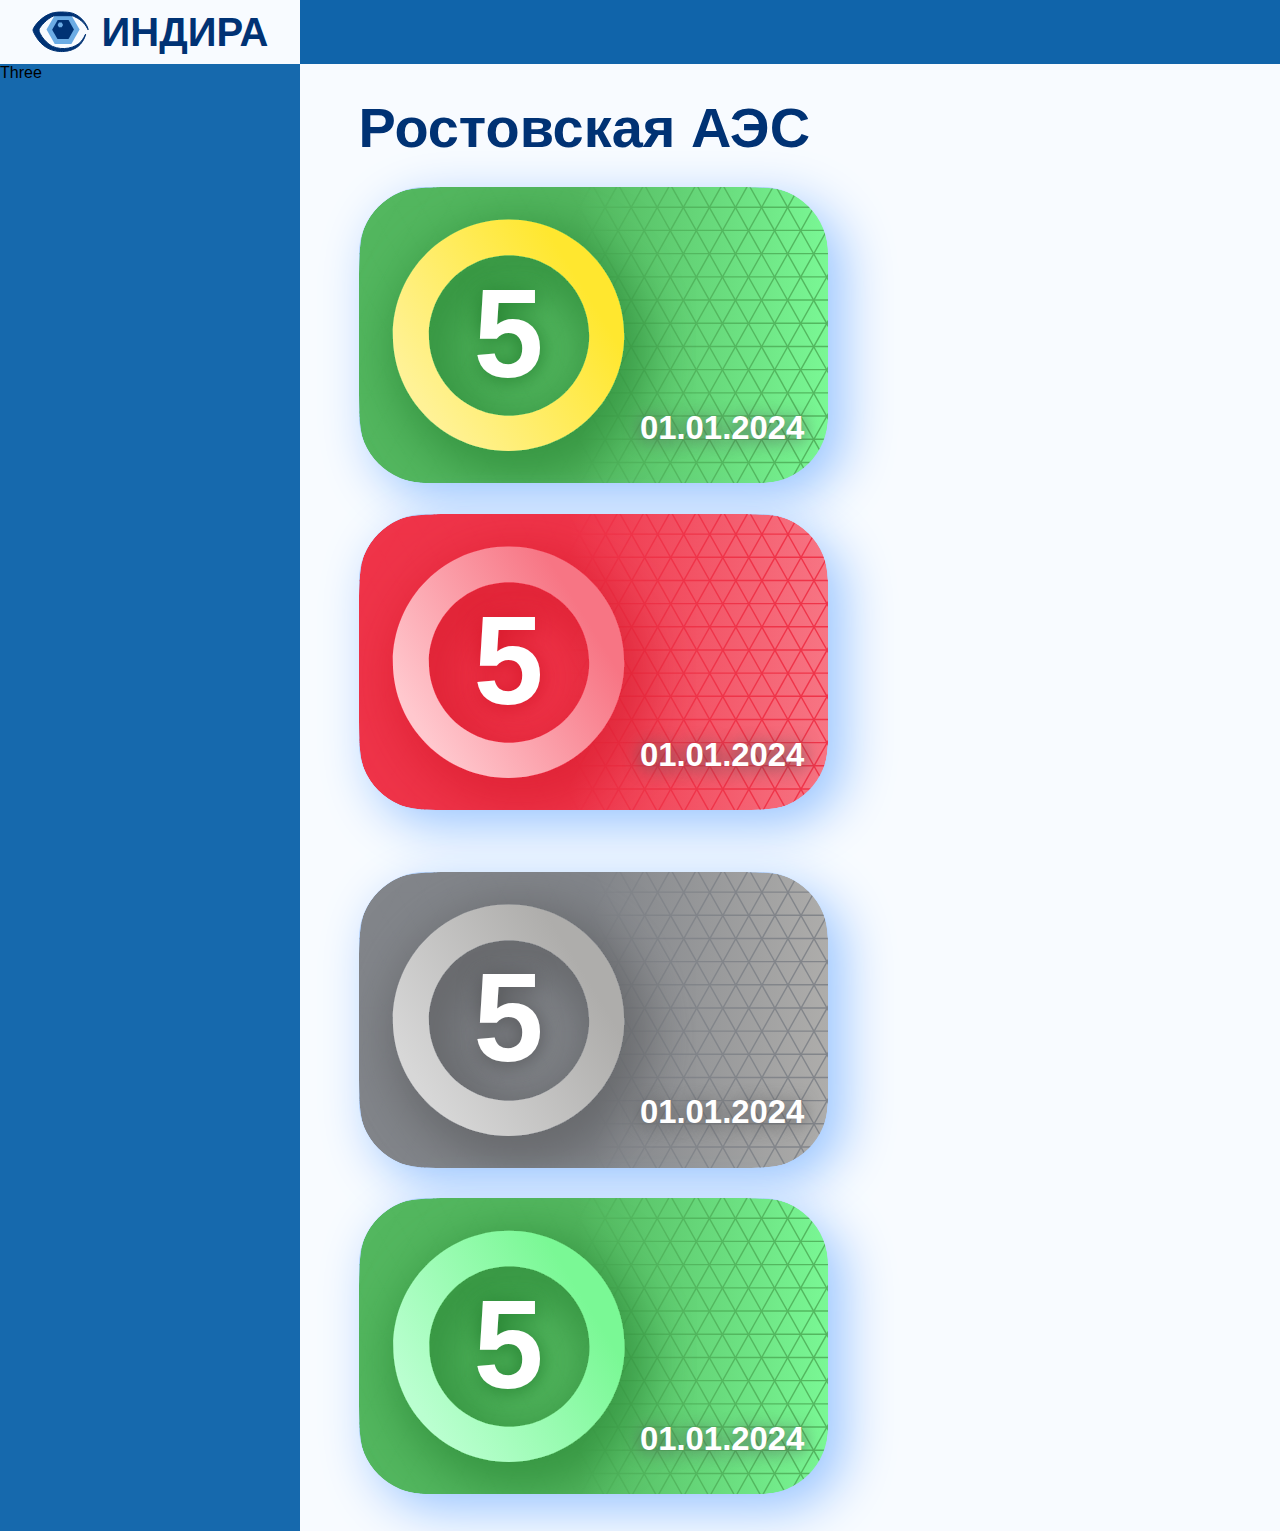
<file: btns/pg-rost.html>
<!DOCTYPE html>
<html lang="ru">

<head>
  <meta charset="UTF-8">
  <meta name="viewport" content="width=device-width, initial-scale=1.0">
  <link rel="icon" href="./favIcon.svg" type="image/svg+xml">
  <title>Document</title>

  <link href="abtn.css" rel="stylesheet">
  <link href="pg-rost.css" rel="stylesheet">
</head>

<body>

  <div class="wrapper">
    <div class="one">
      <img src="./favIcon.svg" alt="">
      <span>ИНДИРА</span>
    </div>
    <div class="two"></div>
    <div class="three">Three</div>
    <div class="four">
      <h1>Ростовская АЭС</h1>
      <div class="contentBlock">

        <div class="abtn abtn_alarm">

          <div class="num">5</div>
          <span class="data">01.01.2024&nbsp;</span>
  
        </div>
        <div class="abtn abtn_alert">

          <div class="num">5</div>
          <span class="data">01.01.2024&nbsp;</span>
  
        </div>

        <!-- break line  -->
        <div class="flex-break"></div> 

        <div class="abtn abtn_disabled">

          <div class="num">5</div>
          <span class="data">01.01.2024&nbsp;</span>
  
        </div>
        <div class="abtn abtn_ok">

          <div class="num">5</div>
          <span class="data">01.01.2024&nbsp;</span>
  
        </div>

      </div>
    </div>
  </div>

</body>

</html>
</file>
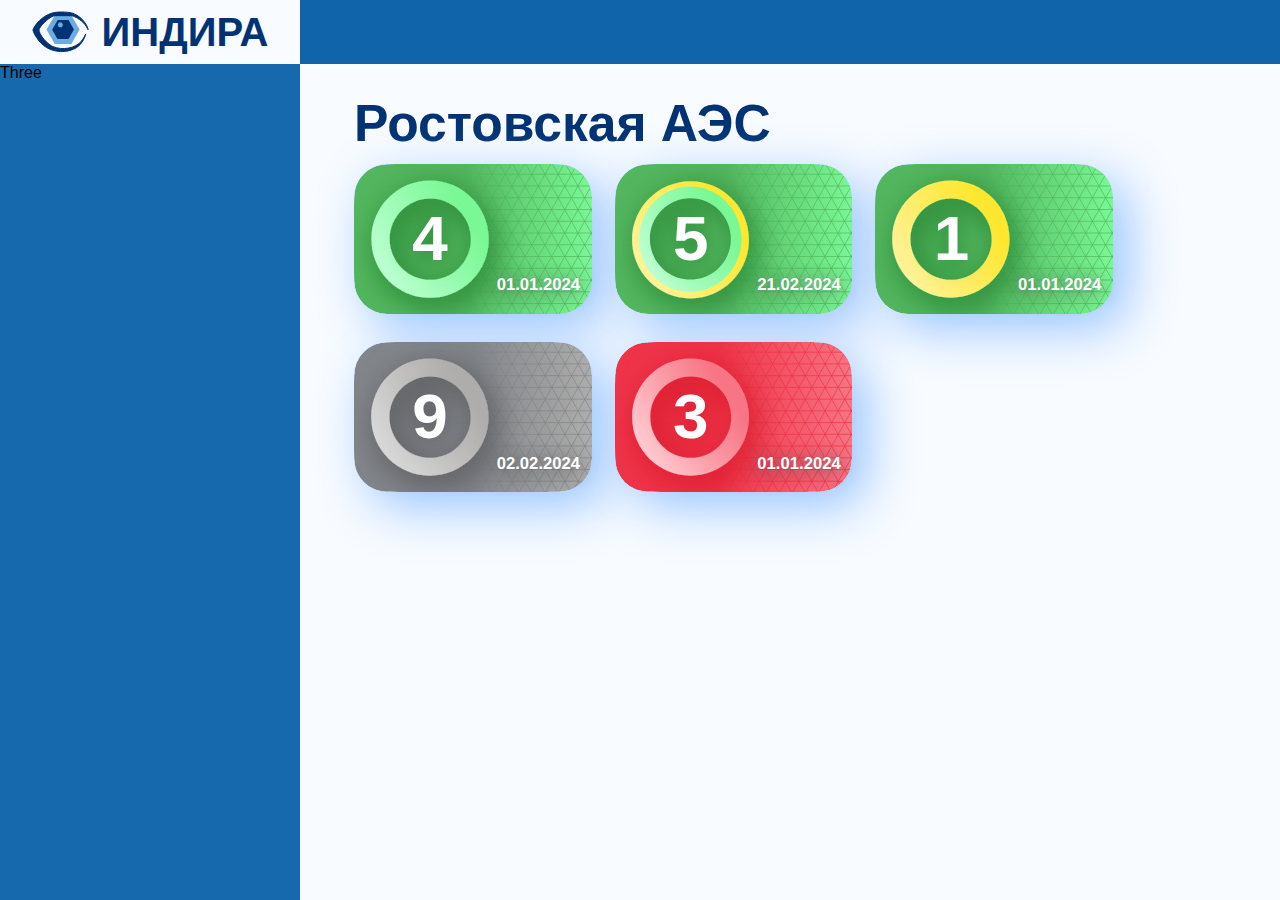
<file: btns/pg-rostov.html>
<!DOCTYPE html>
<html lang="ru">

<head>
  <meta charset="UTF-8">
  <meta name="viewport" content="width=device-width, initial-scale=1.0">
  <link rel="icon" href="./favIcon.svg" type="image/svg+xml">
  <title>Document</title>

  <link href="abtn.css" rel="stylesheet">
  <link href="pg-rostov.css" rel="stylesheet">

  <script src="pg-rostov.js" defer></script>
</head>

<body>
  <div style="display: none;"><!-- для предварительной загрузки -->
    <img src="./big01Ok.svg"><img src="./big02Alarm.svg"><img src="./big03Alert.svg"><img src="./big04Disabled.svg">
  </div>

  <div class="wrapper">

    <div class="logo">
      <img src="./favIcon.svg" alt="logo">

      <span>ИНДИРА</span>
    </div>

    <div class="navigate"> 
      <button class="loadDataBtn" style="display: none;"
        onclick="loadTestData()"
      >загрузить тестовые данные</button>
    </div>

    <div class="sideMenu">Three</div>

    <div class="content">
      <h1>Ростовская АЭС</h1>
      <div class="contentBlock">

        <!-- <button class="abtn abtn_alarm">
          <div class="num">1</div>
          <span class="data">01.01.2024&nbsp;</span>
        </button>

        <button class="abtn abtn_alert">
          <div class="num">2</div>
          <span class="data">01.01.2024&nbsp;</span>
        </button>

        <button class="abtn abtn_disabled">
          <div class="num">3</div>
          <span class="data">01.01.2024&nbsp;</span>
        </button>

        <button class="abtn abtn_ok">
          <div class="num">4</div>
          <span class="data">01.01.2024&nbsp;</span>
        </button> -->

      </div>

      <div class="loading"><span>Loading...</span></div>
    </div>
  </div>

</body>

</html>
</file>
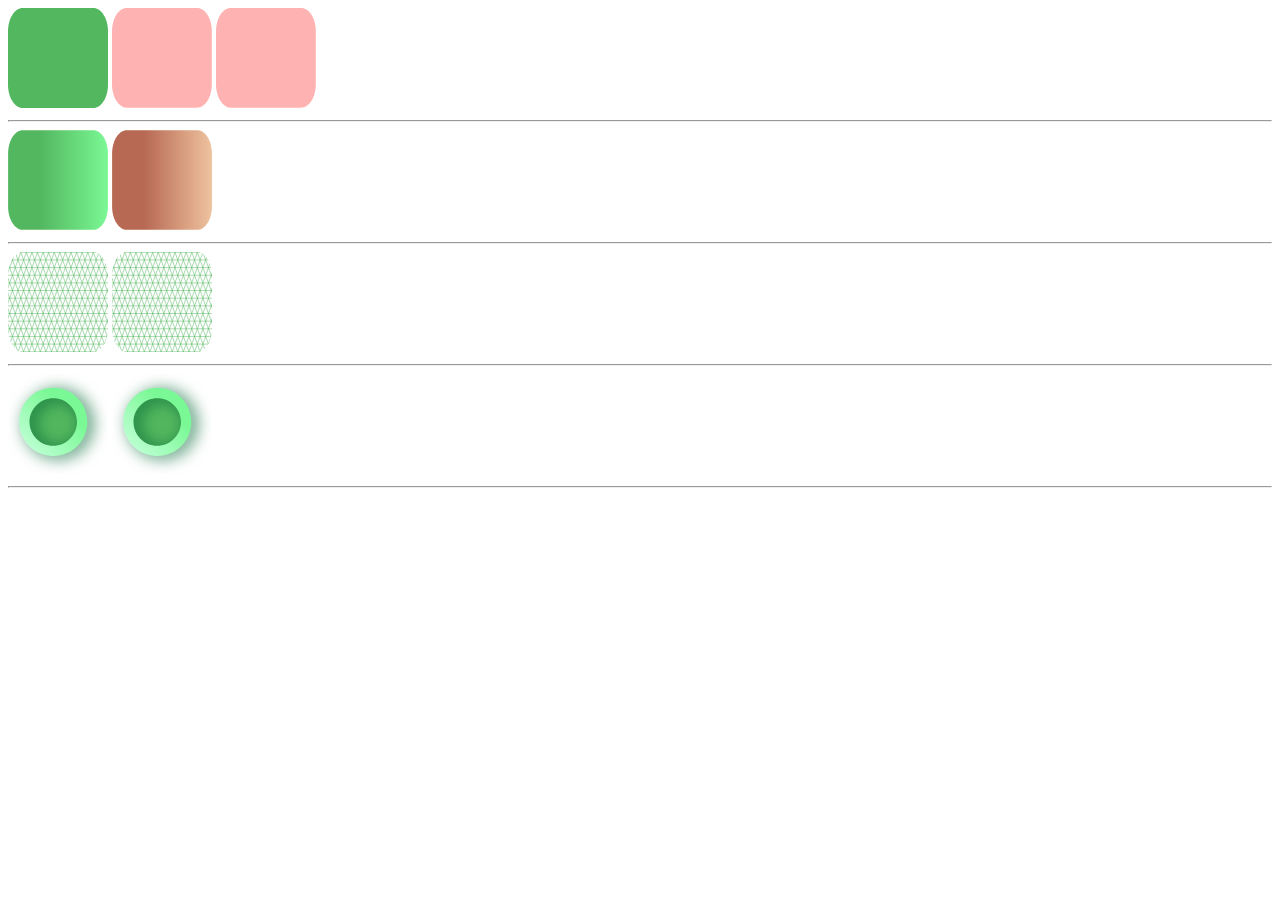
<file: buttons/testSprites.html>
<!DOCTYPE html>
<html lang="en">

<head>
    <meta charset="UTF-8">
    <meta name="viewport" content="width=device-width, initial-scale=1.0">
    <title>Document</title>
    <style>
        .icon, img {
            width: 100px;
            height: 100px;
        }
    </style>
</head>

<body>

    <img srcset="" src="./bg-3-small.svg" alt="">
    <style type="text/css">
        #bg-3-small .Vector {
            fill: blue; fill-opacity: 0.3;
            /* fill: #53B75F; fill-opacity: 1; fill-rule:"evenodd"; */
        }
        #bg-3-small .Vector {
            fill: red; fill-opacity: 0.3;
            /* fill: #53B75F; fill-opacity: 1; fill-rule:"evenodd"; */
        }
    </style>
    <svg class="icon">
      <use xlink:href="#bg-3-small"></use></svg>    
    <svg class="icon">
      <use xlink:href="#bg-3-small"></use></svg>    
    <hr>

    <img srcset="" src="./bg-3.svg" alt="">
    <style type="text/css">
        #bg-3 .stop-color1 {
            stop-color: #b76953;
            /* stop-color: #53B75F; */
        }
        #bg-3 .stop-color2 {
            stop-color: #efc39f;
            /* stop-color: #7AF895; */
        }
    </style>
    <svg class="icon"><use xlink:href="#bg-3"></use></svg>    
    <hr>

    <img srcset="" src="./bg-7.svg" alt="">
    <style type="text/css">
        #bg-7 .grid path {
            stroke: blue; stroke-width: 3; stroke-miterlimit:10;
            stroke: #53B75F; stroke-width: 3; stroke-miterlimit:10;
        }
    </style>
    <svg class="icon"><use xlink:href="#bg-7"></use></svg>    
    <hr>

    <img srcset="" src="./bg-9.svg" alt="">
    <style type="text/css">
        #bg-9 .Vector {
            fill: blue;
            fill: #53B75F;
        }
        #bg-9 .stop-color1 {
            stop-color: #b76953;
            stop-color: #BAFFD0;
        }
        #bg-9 .stop-color2 {
            stop-color: #efc39f;
            stop-color: #7AF895;
        }
    </style>
    <svg class="icon"><use xlink:href="#bg-9"></use></svg>    
    <hr>

    <!-- <span>вижу 👉</span>
    <svg class="icon" preserveAspectRatio="none" viewBox="0 0 766 484" fill="none" xmlns="http://www.w3.org/2000/svg">
        <path d="M652.05 0.97998H114.19C51.5664 0.97998 0.800049 51.7464 0.800049 114.37V369.99C0.800049 432.614 51.5664 483.38 114.19 483.38H652.05C714.674 483.38 765.44 432.614 765.44 369.99V114.37C765.44 51.7464 714.674 0.97998 652.05 0.97998Z" fill="url(#paint0_linear_1_12)" />
        <defs>
            <linearGradient id="paint0_linear_1_12" x1="0.800049" y1="242.18" x2="765.44" y2="242.18" gradientUnits="userSpaceOnUse">
                <stop offset="0.32" stop-color="#53B75F" />
                <stop offset="1" stop-color="#7AF895" />
            </linearGradient>
        </defs>
    </svg>
    <hr>

    <span>?не вижу? 👉</span>
    <svg class="icon">
        <use xlink:href="#bg2"></use>
    </svg>
    <hr>
    <span>вижу? 👉</span>
    <svg class="icon">
        <use xlink:href="#bg22"></use>
    </svg>
    <span>должно быть 👉</span>
    <svg class="icon" width="535" height="535" viewBox="0 0 535 535" fill="none" xmlns="http://www.w3.org/2000/svg">
        <path d="M242.16 404.87C324.29 404.87 390.87 338.29 390.87 256.16C390.87 174.03 324.29 107.45 242.16 107.45C160.03 107.45 93.4501 174.03 93.4501 256.16C93.4501 338.29 160.03 404.87 242.16 404.87Z" 
            fill="#53B75F"
        />
        <g filter="url(#filter0_d_7_537)">
            <path d="M424.32 256.16C424.32 356.76 342.76 438.32 242.16 438.32C141.56 438.32 60 356.76 60 256.16C60 155.56 141.56 74 242.16 74C342.76 74 424.32 155.56 424.32 256.16ZM242.16 129.08C171.97 129.08 115.08 185.98 115.08 256.16C115.08 326.34 171.98 383.24 242.16 383.24C312.34 383.24 369.24 326.34 369.24 256.16C369.24 185.98 312.34 129.08 242.16 129.08Z" 
            fill="url(#paint0_linear_7_537)"/>
        </g>
        <defs>
            <filter id="filter0_d_7_537" x="0.469999" y="0.299999" width="534.4" height="534.4" filterUnits="userSpaceOnUse" color-interpolation-filters="sRGB">
                <feFlood flood-opacity="0" result="BackgroundImageFix"/>
                <feColorMatrix in="SourceAlpha" type="matrix" values="0 0 0 0 0 0 0 0 0 0 0 0 0 0 0 0 0 0 127 0" result="hardAlpha"/>
                <feOffset dx="25.51" dy="11.34"/>
                <feGaussianBlur stdDeviation="42.52"/>
                <feColorMatrix type="matrix" values="0 0 0 0 0 0 0 0 0 0.4 0 0 0 0 0.2 0 0 0 0.75 0"/>
                <feBlend mode="normal" in2="BackgroundImageFix" result="effect1_dropShadow_7_537"/>
                <feBlend mode="normal" in="SourceGraphic" in2="effect1_dropShadow_7_537" result="shape"/>
            </filter>
            <linearGradient id="paint0_linear_7_537" x1="113.35" y1="384.97" x2="370.96" y2="127.36" 
                gradientUnits="userSpaceOnUse">
                <stop stop-color="#BAFFD0"/>
                <stop offset="0.77" stop-color="#7AF895"/>
            </linearGradient>
        </defs>
    </svg>

    <hr>

    <svg xmlns="http://www.w3.org/2000/svg">
        <symbol id="bg2" viewBox="0 0 766 484">
            <path d="M652.05.98H114.19C51.566.98.8 51.746.8 114.37v255.62c0 62.624 50.766 113.39 113.39 113.39h537.86c62.624 0 113.39-50.766 113.39-113.39V114.37C765.44 51.746 714.674.98 652.05.98Z" fill="url(#a)" />
            <defs>
                <linearGradient id="a" x1=".8" y1="242.18" x2="765.44" y2="242.18" gradientUnits="userSpaceOnUse">
                    <stop offset=".32" stop-color="#53B75F" />
                    <stop offset="1" stop-color="#7AF895" />
                </linearGradient>
            </defs>
        </symbol>

        <symbol id="bg22" viewBox="0 0 535 535">
            <path d="M242.16 404.87C324.29 404.87 390.87 338.29 390.87 256.16C390.87 174.03 324.29 107.45 242.16 107.45C160.03 107.45 93.4501 174.03 93.4501 256.16C93.4501 338.29 160.03 404.87 242.16 404.87Z" 
            fill="#53B75F"
            />
            <g filter="url(#filter0_d_7_537)">
                <path d="M424.32 256.16C424.32 356.76 342.76 438.32 242.16 438.32C141.56 438.32 60 356.76 60 256.16C60 155.56 141.56 74 242.16 74C342.76 74 424.32 155.56 424.32 256.16ZM242.16 129.08C171.97 129.08 115.08 185.98 115.08 256.16C115.08 326.34 171.98 383.24 242.16 383.24C312.34 383.24 369.24 326.34 369.24 256.16C369.24 185.98 312.34 129.08 242.16 129.08Z" fill="url(#paint0_linear_7_537)" />
            </g>
            <defs>
                <filter id="filter0_d_7_537" x="0.469999" y="0.299999" width="534.4" height="534.4" filterUnits="userSpaceOnUse" color-interpolation-filters="sRGB">
                    <feFlood flood-opacity="0" result="BackgroundImageFix" />
                    <feColorMatrix in="SourceAlpha" type="matrix" values="0 0 0 0 0 0 0 0 0 0 0 0 0 0 0 0 0 0 127 0" result="hardAlpha" />
                    <feOffset dx="25.51" dy="11.34" />
                    <feGaussianBlur stdDeviation="42.52" />
                    <feColorMatrix type="matrix" values="0 0 0 0 0 0 0 0 0 0.4 0 0 0 0 0.2 0 0 0 0.75 0" />
                    <feBlend mode="normal" in2="BackgroundImageFix" result="effect1_dropShadow_7_537" />
                    <feBlend mode="normal" in="SourceGraphic" in2="effect1_dropShadow_7_537" result="shape" />
                </filter>
                <linearGradient id="paint0_linear_7_537" x1="113.35" y1="384.97" x2="370.96" y2="127.36" gradientUnits="userSpaceOnUse">
                    <stop style="stop-color:#BAFFD0;" />
                    <stop offset="0.77" stop-color="#7AF895" />
                </linearGradient>
            </defs>
        </symbol>
    </svg> -->

    <svg class="loadSprites" data-symbols_url="./alib.svg"></svg>
    <script>
        function loadSprites() {
            document.querySelectorAll('svg.loadSprites').forEach(async (el) => {
                const f = el.dataset.symbols_url;
                if (f) {
                    const r = await fetch(f);
                    if (!r.ok) {
                        console.error(`Error loadSymbols url:[${f}] status:${r.status} statusText:${r.statusText}`);
                        return;
                    }
                    const h = await r.text();
                    el.innerHTML = h;
                }
            });
        }
        loadSprites();
    </script>

</body>

</html>
</file>
<file: btns/abtn.css>
.abtn {
  --k: calc( 685 / 432 );
  /* --h: 432px; */
  --w: calc( var(--h) * var(--k) );
  --r: calc((var(--h) * 97)/432);
  position: relative;
  cursor: pointer;
  outline: none;
  border: none;  

  /* outline: 1px solid black; */

  width: var(--w);
  height: var(--h);
  border-radius: var(--r);
  box-shadow: 15px 15px 51px 0 #98c4ff;
  background-color: #B5D4FF;
  background-image: url(./big01Ok.svg);
  background-size: cover;
  transition: transform .2s, box-shadow .2s;

  &:hover {
    transform: scale(1.05);
  }
  &:active {
    /* transform: scale(1); */
    box-shadow: 15px 15px 51px 0 transparent;
    transform: translate(5px, 5px);
  }

  .num{
    font-weight: 700;
    /* font-size: 200px; */
    font-size: calc(var(--h) / 2.35);
    color: #fff;
    line-height: 1;
    text-shadow: 0 2px 22px #1f7a2a;
    text-shadow: 0 2px 22px #1f7a2a;
    text-shadow: 0 2px 22px #d41627;
    text-shadow: 0 2px 22px #505153;
          
    position: absolute;
    top: 54%;
    left: 32%;
    /* left: calc(-1em + var(--w) / 2); */
    transform: translate(-50%, -60%);
  }

  .data, .date{
    text-align: left;
    color: #fff;
    font-weight: 700;
    /* font-size: 94px; */
    font-size: calc(var(--h) / 9);
    line-height: 1;
    text-shadow: 0 2px 17px #1f7a2a;
    text-shadow: 0 2px 17px #1f7a2a;
    text-shadow: 0 2px 17px #d41627;
    text-shadow: 0 2px 17px #505153;

    position: absolute;
    bottom: 13%;
    left: 60%;
  }

}

.abtn_ok{
  background-image: url(./big01Ok.svg);

  .num{
    text-shadow: 0 2px 22px #1f7a2a;
  }
}
.abtn_warning{
  background-image: url(./big05Warning.svg);

  .num{
    text-shadow: 0 2px 22px #1f7a2a;
  }
}
.abtn_alarm{
  background-image: url(./big02Alarm.svg);

  .num{
    text-shadow: 0 2px 22px #1f7a2a;
  }
}
.abtn_alert{
  background-image: url(./big03Alert.svg);

  .num{
    text-shadow: 0 2px 22px #d41627;
  }
}
.abtn_disabled{
  background-image: url(./big04Disabled.svg);
  pointer-events: none;

  .num{
    text-shadow: 0 2px 22px #505153;
  }
}
</file>
<file: btns/index.css>
*,
*::after,
*::before {
  box-sizing: border-box;
}

body {
  font-family: Arial, Helvetica, sans-serif;
}



.container {
  width: 3224px;
  margin: 0 auto;

  background-color: bisque;

  h1{
    background-color: red;
    text-align: center;
    padding: 30px;
    color: white;
    font-size: 60px;
  }
}


.row {
  margin-top: 30px;
  display: flex;
  flex-wrap: wrap;
  gap: 50px;
  align-items: center;
  flex-shrink: 0;
  text-align: center;

  span{
    width: 150px;
    text-align: center;
  }
}

.abtn{
  --h: 432px;
}
</file>
<file: buttons/index.css>
*, *::after, *::before{
    box-sizing: border-box;
}

body{
    font-family: Arial, Helvetica, sans-serif;
}



.container{
    max-width: 1224px;
    margin: 0 auto;

    /* background-color: bisque; */
}

.button{
    position: relative;
    cursor: pointer;
    outline: 1px solid transparent;
    outline-offset: 5px;
    border-radius: 17%;
    transition: outline .3s;

    &:hover{
        outline: 1px solid lightgreen;
        /* transition: outline .3s; */
    }
}


.buttonGreen{

    --k: calc( 764.64 / 482.4 );
    --h: 200px;
    --w: calc( var(--h) * var(--k) );

    height: var(--h);
    width: var(--w);

    background-image: url(./bg-7.svg), url(./bg-3.svg);
    background-size: contain;

    .buttonRound{
        height: var(--h);
        width: var(--h);
        background-image: url(./bg-9.svg);
        background-size: contain;

        /* background-color: yellowgreen; */
        display: flex;
        justify-content: center;
        align-items: center;
    }

    .value{
        font-weight: 700;
        font-size: 200px;
        font-size: calc(var(--h) / 2.4);
        color: #fff;
        line-height: 1;
        margin-top: -4%;
        margin-left: -10%;
        /* position: absolute; */
    }

    .data{
        color: #fff;
        font-weight: 700;
        /* font-size: 60px; */
        font-size: calc(var(--h) / 8);
        position: absolute;

        bottom: calc(var(--h) / 8);
        right: calc(var(--h) / 20);

        text-shadow: -3px 3px 3px #474747;
    }
}
</file>
<file: buttons/index-small.css>
.buttonGreenSmall{
    --k: calc( 764.64 / 482.4 );
    --h: 200px;
    --w: calc( var(--h) * var(--k) );

    height: var(--h);
    width: var(--w);


    background-image: url(./bg-3-small.svg);
    background-size: cover;

    .buttonRound{
        height: var(--h);
        width: var(--h);
        background-image: url(./bg-9.svg);
        background-size: contain;

        /* background-color: yellowgreen; */
        display: flex;
        justify-content: center;
        align-items: center;
    }    

    .value{
        font-weight: 700;
        font-size: 200px;
        font-size: calc(var(--h) / 2.4);
        color: #fff;
        line-height: 1;
        margin-top: -4%;
        margin-left: -10%;
        /* position: absolute; */
    }

    .data{
        color: #fff;
        font-weight: 700;
        /* font-size: 94px; */
        font-size: calc(var(--h) / 5.1);
        line-height: 1;

        width: 50%;
        height: 100%;
        padding-right: calc(20px / 2.4);
        /* background-color: red; */
        position: absolute;
        top: 0;
        right: 0;
        display: flex;
        justify-content: end;
        align-items: center;
        text-align: right;

        span{
            word-break: break-all;
            text-wrap: balance;

            text-shadow: -3px 3px 3px #474747;
        }
    }
}

/* viewBox="0 0 764.64 534.4" 


*/
</file>
<file: buttonsColor/index.css>
*, *::after, *::before{
    box-sizing: border-box;
}

body{
    font-family: Arial, Helvetica, sans-serif;
}

.container{
    max-width: 1224px;
    margin: 0 auto;

    /* background-color: bisque; */
}

.row{
  display: flex;
  align-items: center;
  gap: 20px;
  font-size: 30px;
  flex-wrap: wrap;
  margin-bottom: 10px;
}

.sz{
  cursor: pointer;

  span:hover{
      color: red;
  }
}

.btn{
  --k: calc( 764.64 / 482.4 );
  --h: 483px;
  --w: calc( var(--h) * var(--k) );
  --color2: #7AF895;

  height: var(--h);
  width: var(--w);

  border: 3px solid #fff;
  border-radius: 20%;
  overflow: hidden;
  display: flex;
  justify-content: center;
  align-items: center;

  background-color: red;

  .bg{
    display: block;
    object-fit: cover;
    object-position: 50% 50%;
    width: 100%; height: 100%;    
  }
}

.button{
    position: relative;
    cursor: pointer;
    outline: 1px solid transparent;
    outline-offset: 5px;
    border-radius: 17%;
    transition: outline .3s;

    &:hover{
        outline: 1px solid lightgreen;
        /* transition: outline .3s; */
    }
}


.buttonGreen{

    --k: calc( 764.64 / 482.4 );
    --h: 200px;
    --w: calc( var(--h) * var(--k) );

    height: var(--h);
    width: var(--w);

    background-image: url(./bg-7.svg), url(./bg-3.svg);
    background-size: contain;

    .buttonRound{
        height: var(--h);
        width: var(--h);
        background-image: url(./bg-9.svg);
        background-size: contain;

        /* background-color: yellowgreen; */
        display: flex;
        justify-content: center;
        align-items: center;
    }

    .value{
        font-weight: 700;
        font-size: 200px;
        font-size: calc(var(--h) / 2.4);
        color: #fff;
        line-height: 1;
        margin-top: -4%;
        margin-left: -10%;
        /* position: absolute; */
    }

    .data{
        color: #fff;
        font-weight: 700;
        /* font-size: 60px; */
        font-size: calc(var(--h) / 8);
        position: absolute;

        bottom: calc(var(--h) / 8);
        right: calc(var(--h) / 20);

        text-shadow: -3px 3px 3px #474747;
    }
}
</file>
<file: svg-sprites/style.css>
.icon {
    --stop-color1: #BAFFD0;
    --stop-color2: #7AF895;
    /* --stop-color2: red; */
    /* fill: red; */
    /* fill: #53B75F; */
    --fill: #53B75F;
    /* --fill: red; */
    width: 100px;
    aspect-ratio: 1;
}

.icon:hover {
    fill: green;
}

.stop-color2{
    /* stop-color: "red"; */
    stop-color:#7AF895;
}
</file>
<file: btns/index-1.css>
*, *::after, *::before{
  box-sizing: border-box;
}

body{
  font-family: Arial, Helvetica, sans-serif;
}



.container{
  max-width: 1224px;
  margin: 0 auto;

  /* background-color: bisque; */
}

.row{
  display: flex;
  gap: 20px;
  align-items: center;
}

.button{
  --k: calc( 779 / 528 );
  --h: 528px;
  --h: 100px;
  --w: calc(var(--h) * var(--k));
  position: relative;
  cursor: pointer;
  /* outline: 1px solid transparent;
  outline-offset: 5px;
  border-radius: 17%;
  transition: outline .3s; */

  img{
    outline: 1px solid transparent;
    height: var(--w);

    &:hover{
      outline: 1px solid lightgreen;
      /* transition: outline .3s; */
    }
  }

  .num{
    font-weight: 700;
    /* font-size: 200px; */
    font-size: calc(var(--h) / 2.0);
    color: #fff;
    line-height: 1;
          
    position: absolute;
    top: 50%;
    left: 32%;
    /* left: calc(-1em + var(--w) / 2); */
    transform: translate(-50%, -60%);
  }

  .data{
    color: #fff;
    font-weight: 700;
    /* font-size: 94px; */
    font-size: calc(var(--h) / 8);
    line-height: 1;

    position: absolute;
    bottom: 23%;
    right: 13%;    
  }

}
</file>
<file: btns/pg-rost.css>
*,
*::after,
*::before {
  box-sizing: border-box;
  font-size: inherit;
}

html {
  min-height: 100dvh;
}

body {
  font-family: Arial, Helvetica, sans-serif;
  min-height: 100dvh;
  margin: 0;
  padding: 0;

  background-color: bisque;
}

h1,
h2,
h3,
h4 {
  margin: 0;
  line-height: 1;
}

.wrapper {
  /* --ksz: calc(1920 / 2300); */
  --ksz: 0.65;
  --th: 64px;
  --wh: 300px;
  --h: calc(15px + var(--ksz) * 432px);
  /* --h: 200px; */

  display: grid;
  grid-template-columns: var(--wh) auto;
  grid-template-rows: var(--th) auto;

  min-height: 100dvh;
  background-color: aqua;

  .one {
    background-color: red;
    background-color: #f8fbff;

    font-weight: 700;
    font-size: 40px;
    color: #003274;

    display: flex;
    gap: 13px;
    justify-content: center;
    align-items: center
  }

  .two {
    background-color: green;
    background-color: #1064aa;
  }

  .three {
    background-color: blue;
    background-color: #1669ad;
  }

  .four {
    background-color: white;
    background-color: #F8FBFF;

    font-family: var(--font-family);
    font-weight: 700;
    font-size: calc(var(--ksz) * 86px);
    color: #003274;

    padding: calc(var(--ksz) * 56px) calc(var(--ksz) * 90px);
  }
}


.contentBlock {
  margin-top: calc(var(--ksz) * 48px);
  /* background-color: burlywood; */

  display: flex;
  justify-content: flex-start;
  align-items: start;
  gap: calc(var(--ksz) * (95px/2)) calc(var(--ksz) * 76px);
  flex-wrap: wrap;

  /* display: grid;
  grid-template-columns: repeat(2, 1fr);
  gap: calc(var(--ksz) * 95px) calc(var(--ksz) * 76px);
  gap: 0 0; */

  /* .btn {
    border-radius: calc(var(--ksz) * 97px);
    width: calc(var(--ksz) * 685px);
    height: calc(var(--ksz) * 432px);

    background-color: gray;
  } */

  .flex-break {
    flex-basis: 100%;
    height: 0;
  }
}
</file>
<file: btns/pg-rostov.css>
:is(*, *::after, *::before) {
  box-sizing: border-box;
  font-size: inherit;
}

html {
  min-height: 100dvh;
}

body {
  font-family: Arial, Helvetica, sans-serif;
  min-height: 100dvh;
  margin: 0;
  padding: 0;

  background-color: bisque;
}

:is(h1, h2, h3, h4) {
  margin: 0;
  line-height: 1;
}


.wrapper {
  /* --ksz: calc(1920 / 2300); */
  --ksz: 0.60;
  --th: 64px;
  --wh: 300px;

  --h: calc(var(--ksz) * 432px);
  /* --h: 200px; */

  display: grid;
  grid-template-columns: var(--wh) auto;
  grid-template-rows: var(--th) auto;

  min-height: 100dvh;
  background-color: aqua;

  .logo {
    background-color: red;
    background-color: #f8fbff;

    font-weight: 700;
    font-size: 40px;
    color: #003274;

    display: flex;
    gap: 13px;
    justify-content: center;
    align-items: center
  }

  .navigate {
    background-color: green;
    background-color: #1064aa;

    display: flex;
    gap: 13px;
    justify-content: center;
    align-items: center;

    .loadDataBtn{
      padding: 0 20px;
      font-size: 30px;
    }
  }

  .sideMenu {
    background-color: blue;
    background-color: #1669ad;
  }

  .content {
    background-color: white;
    background-color: #F8FBFF;

    font-family: var(--font-family);
    font-weight: 700;
    font-size: calc(var(--ksz) * 86px);
    color: #003274;

    padding: calc(var(--ksz) * 56px) calc(var(--ksz) * 90px);
    position: relative;
  }

  .contentBlock {
    margin-top: calc(var(--ksz) * 48px);
    /* background-color: burlywood; */

    width: min-content;
    display: grid;
    grid-template-columns: auto auto;
    gap: calc(var(--ksz) * 95px) calc(var(--ksz) * 76px);
    /* h w */

  }

  .loading{
    position: absolute;
    inset: 0;
    display: flex;
    justify-content: center;
    align-items: center;
  }

}
</file>
